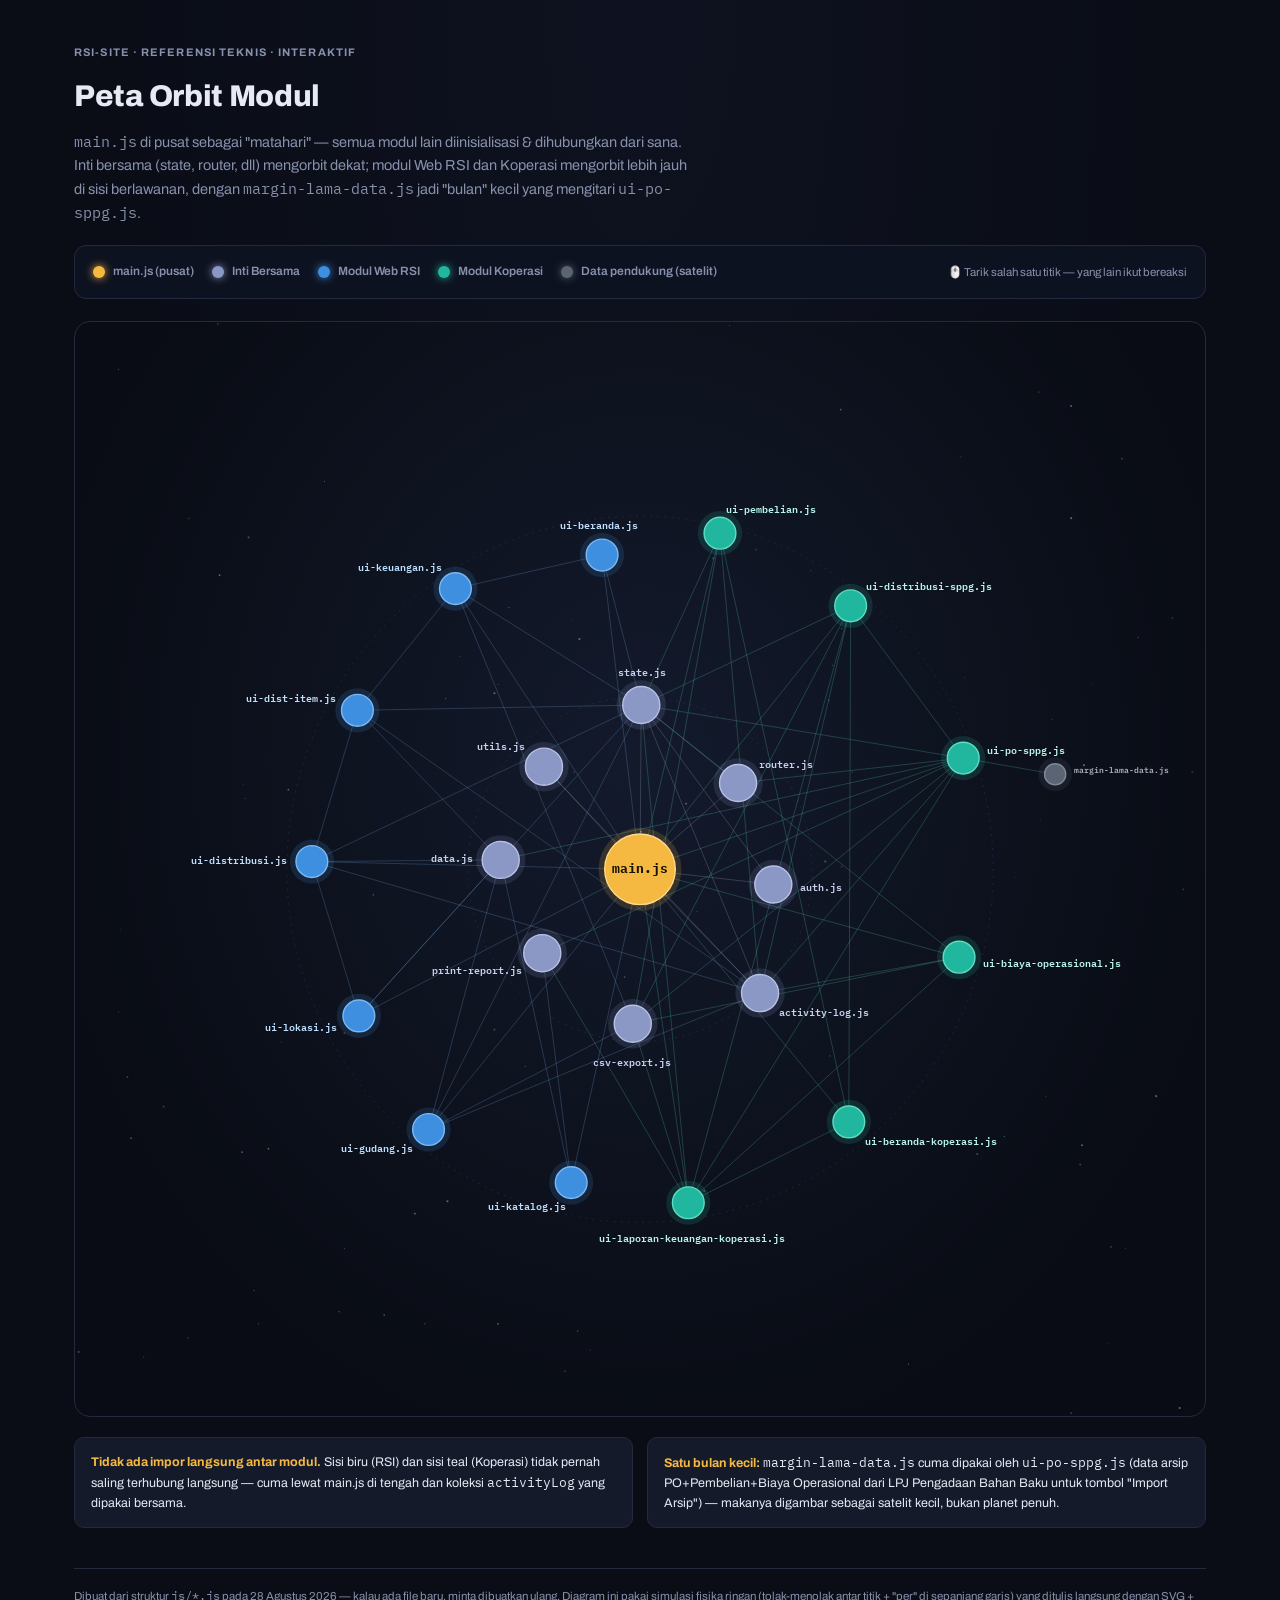
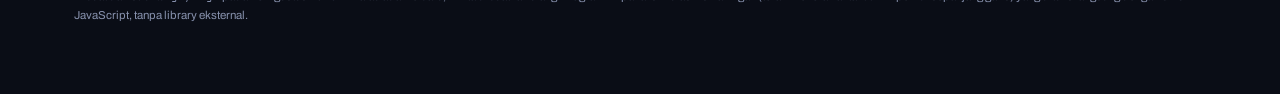
<file: docs/peta-modul-orbit.html>
<!doctype html>
<html lang="id">
<head>
<meta charset="UTF-8">
<title>Peta Orbit Modul — rsi-site</title>
<meta name="viewport" content="width=device-width, initial-scale=1">
<link rel="preconnect" href="https://fonts.googleapis.com">
<link rel="preconnect" href="https://fonts.gstatic.com" crossorigin>
<link href="https://fonts.googleapis.com/css2?family=IBM+Plex+Mono:wght@400;500;600;700&family=Archivo:wght@400;500;600;700;800&display=swap" rel="stylesheet">
<style>
  :root{
    --bg:#0A0D16;
    --bg2:#0E1220;
    --ink:#E7EAF5;
    --muted:#8791AD;
    --line:#232A3D;
    --main:#F5B942;
    --shared:#8B97C4;
    --rsi:#3E8FE0;
    --kop:#20B79E;
    --moon:#5B6472;
  }
  *{box-sizing:border-box;}
  body{
    margin:0;background:radial-gradient(ellipse at 50% 0%, var(--bg2) 0%, var(--bg) 60%);
    color:var(--ink);font-family:"Archivo",-apple-system,"Segoe UI",sans-serif;
    line-height:1.6;
  }
  .wrap{max-width:1180px;margin:0 auto;padding:44px 24px 70px;}
  .mono{font-family:"IBM Plex Mono",ui-monospace,monospace;}

  .eyebrow{
    font-size:11px;font-weight:700;letter-spacing:0.1em;text-transform:uppercase;
    color:var(--muted);margin-bottom:10px;
  }
  h1{font-size:30px;font-weight:800;margin:0 0 10px;letter-spacing:-0.01em;}
  .lede{font-size:14.5px;color:var(--muted);max-width:620px;margin:0 0 20px;}

  .legend{
    display:flex;flex-wrap:wrap;align-items:center;gap:18px;padding:16px 18px;border:1px solid var(--line);
    border-radius:12px;background:#0D1220;
  }
  .legend-item{display:flex;align-items:center;gap:8px;font-size:12px;color:var(--muted);font-weight:600;}
  .dot{width:12px;height:12px;border-radius:50%;flex-shrink:0;box-shadow:0 0 8px currentColor;}
  .dot.main{background:var(--main);color:var(--main);}
  .dot.shared{background:var(--shared);color:var(--shared);}
  .dot.rsi{background:var(--rsi);color:var(--rsi);}
  .dot.kop{background:var(--kop);color:var(--kop);}
  .dot.moon{background:var(--moon);color:var(--moon);}
  .hint{
    margin-left:auto;font-size:11.5px;color:var(--muted);display:flex;align-items:center;gap:6px;
  }

  .diagram-frame{
    margin-top:22px;border:1px solid var(--line);border-radius:16px;
    background:radial-gradient(ellipse at 50% 40%, #131A2C 0%, #090C14 75%);
    overflow:hidden;
  }
  #graph{display:block;width:100%;height:auto;touch-action:none;}
  #graph .node-hit{cursor:grab;}
  #graph .node-hit:active{cursor:grabbing;}
  #graph .label{font-family:"IBM Plex Mono",monospace;pointer-events:none;-webkit-user-select:none;user-select:none;}
  #graph .edge{pointer-events:none;}

  .insight-row{display:grid;grid-template-columns:1fr 1fr;gap:14px;margin-top:20px;}
  @media (max-width:760px){.insight-row{grid-template-columns:1fr;}}
  .insight{
    padding:14px 16px;border-radius:10px;background:#141A2A;border:1px solid var(--line);
    font-size:12.5px;color:var(--ink);
  }
  .insight b{color:var(--main);}

  footer{margin-top:40px;padding-top:18px;border-top:1px solid var(--line);font-size:11.5px;color:var(--muted);}
</style>
</head>
<body>
<div class="wrap">
  <div class="eyebrow">rsi-site &middot; referensi teknis &middot; interaktif</div>
  <h1>Peta Orbit Modul</h1>
  <p class="lede"><code class="mono">main.js</code> di pusat sebagai "matahari" — semua modul lain diinisialisasi &amp; dihubungkan dari sana. Inti bersama (state, router, dll) mengorbit dekat; modul Web RSI dan Koperasi mengorbit lebih jauh di sisi berlawanan, dengan <code class="mono">margin-lama-data.js</code> jadi "bulan" kecil yang mengitari <code class="mono">ui-po-sppg.js</code>.</p>

  <div class="legend">
    <div class="legend-item"><span class="dot main"></span>main.js (pusat)</div>
    <div class="legend-item"><span class="dot shared"></span>Inti Bersama</div>
    <div class="legend-item"><span class="dot rsi"></span>Modul Web RSI</div>
    <div class="legend-item"><span class="dot kop"></span>Modul Koperasi</div>
    <div class="legend-item"><span class="dot moon"></span>Data pendukung (satelit)</div>
    <div class="hint">🖱️ Tarik salah satu titik — yang lain ikut bereaksi</div>
  </div>

  <div class="diagram-frame">
    <svg id="graph" viewBox="0 0 1280 1240" role="img" aria-label="Diagram orbit modul rsi-site yang bisa ditarik: main.js di pusat, modul lain terhubung di sekelilingnya dan bisa digeser dengan mouse atau sentuhan."></svg>
  </div>

  <div class="insight-row">
    <div class="insight"><b>Tidak ada impor langsung antar modul.</b> Sisi biru (RSI) dan sisi teal (Koperasi) tidak pernah saling terhubung langsung — cuma lewat main.js di tengah dan koleksi <code class="mono">activityLog</code> yang dipakai bersama.</div>
    <div class="insight"><b>Satu bulan kecil:</b> <code class="mono">margin-lama-data.js</code> cuma dipakai oleh <code class="mono">ui-po-sppg.js</code> (data arsip PO+Pembelian+Biaya Operasional dari LPJ Pengadaan Bahan Baku untuk tombol "Import Arsip") — makanya digambar sebagai satelit kecil, bukan planet penuh.</div>
  </div>

  <footer>Dibuat dari struktur <code class="mono">js/*.js</code> pada 28 Agustus 2026 — kalau ada file baru, minta dibuatkan ulang. Diagram ini pakai simulasi fisika ringan (tolak-menolak antar titik + "per" di sepanjang garis) yang ditulis langsung dengan SVG + JavaScript, tanpa library eksternal.</footer>
</div>

<script>
const COLORS = {
  main:  {fill:'#F5B942', ring:'#FFD98A', text:'#FFE9BB'},
  shared:{fill:'#8B97C4', ring:'#B7C0E6', text:'#C9D0EE'},
  rsi:   {fill:'#3E8FE0', ring:'#7CB8F2', text:'#BEE0FF'},
  kop:   {fill:'#20B79E', ring:'#5FDCC6', text:'#B9F5EA'},
  moon:  {fill:'#5B6472', ring:'#7C879A', text:'#AAB2C0'},
};
const MASS = { main: 7, shared: 2.2, rsi: 1, kop: 1, moon: 0.5 };

const NODES = [
  {id:'main',label:'main.js',cat:'main',x:640.0,y:620.0,r:40},
  {id:'state',label:'state.js',cat:'shared',x:640.0,y:425.0,r:21},
  {id:'router',label:'router.js',cat:'shared',x:777.9,y:482.1,r:21},
  {id:'auth',label:'auth.js',cat:'shared',x:835.0,y:620.0,r:21},
  {id:'actlog',label:'activity-log.js',cat:'shared',x:777.9,y:757.9,r:21},
  {id:'csv',label:'csv-export.js',cat:'shared',x:640.0,y:815.0,r:21},
  {id:'print',label:'print-report.js',cat:'shared',x:502.1,y:757.9,r:21},
  {id:'data',label:'data.js',cat:'shared',x:445.0,y:620.0,r:21},
  {id:'utils',label:'utils.js',cat:'shared',x:502.1,y:482.1,r:21},
  {id:'katalog',label:'ui-katalog.js',cat:'rsi',x:570.5,y:1013.9,r:18},
  {id:'gudang',label:'ui-gudang.js',cat:'rsi',x:393.7,y:935.2,r:18},
  {id:'lokasi',label:'ui-lokasi.js',cat:'rsi',x:274.6,y:782.7,r:18},
  {id:'dist',label:'ui-distribusi.js',cat:'rsi',x:241.0,y:592.1,r:18},
  {id:'distitem',label:'ui-dist-item.js',cat:'rsi',x:300.8,y:408.0,r:18},
  {id:'keuangan',label:'ui-keuangan.js',cat:'rsi',x:440.0,y:273.6,r:18},
  {id:'berandaRsi',label:'ui-beranda.js',cat:'rsi',x:626.0,y:220.2,r:18},
  {id:'pembelian',label:'ui-pembelian.js',cat:'kop',x:709.5,y:226.1,r:18},
  {id:'distsppg',label:'ui-distribusi-sppg.js',cat:'kop',x:907.7,y:322.7,r:18},
  {id:'posppg',label:'ui-po-sppg.js',cat:'kop',x:1024.5,y:509.7,r:18},
  {id:'biayaop',label:'ui-biaya-operasional.js',cat:'kop',x:1024.5,y:730.3,r:18},
  {id:'berandaKop',label:'ui-beranda-koperasi.js',cat:'kop',x:907.7,y:917.3,r:18},
  {id:'laporan',label:'ui-laporan-keuangan-koperasi.js',cat:'kop',x:709.5,y:1013.9,r:18},
  {id:'polama',label:'margin-lama-data.js',cat:'moon',x:1091.8,y:490.5,r:12}
];

const EDGES = [
  ['main','state'],['main','utils'],['main','router'],['main','auth'],['main','actlog'],
  ['main','katalog'],['main','gudang'],['main','lokasi'],['main','dist'],['main','keuangan'],
  ['main','berandaRsi'],['main','pembelian'],['main','distsppg'],['main','posppg'],['main','biayaop'],
  ['main','berandaKop'],['main','laporan'],
  ['router','state'],['auth','state'],['actlog','state'],['actlog','utils'],
  ['katalog','data'],['katalog','print'],
  ['gudang','state'],['gudang','data'],['gudang','actlog'],['gudang','csv'],
  ['lokasi','state'],['lokasi','data'],
  ['dist','state'],['dist','data'],['dist','distitem'],['dist','lokasi'],['dist','actlog'],
  ['distitem','state'],['distitem','data'],['distitem','actlog'],
  ['keuangan','state'],['keuangan','distitem'],['keuangan','csv'],
  ['berandaRsi','state'],['berandaRsi','keuangan'],
  ['pembelian','state'],['pembelian','actlog'],['pembelian','csv'],
  ['distsppg','state'],['distsppg','actlog'],['distsppg','csv'],['distsppg','posppg'],
  ['posppg','state'],['posppg','data'],['posppg','actlog'],['posppg','csv'],['posppg','print'],['posppg','router'],['posppg','polama'],
  ['biayaop','state'],['biayaop','actlog'],['biayaop','csv'],
  ['berandaKop','pembelian'],['berandaKop','distsppg'],['berandaKop','laporan'],
  ['laporan','state'],['laporan','distsppg'],['laporan','posppg'],['laporan','biayaop'],['laporan','csv'],['laporan','print']
];

// ---------- persiapan simulasi ----------
const byId = {};
NODES.forEach(n => {
  n.vx = 0; n.vy = 0; n.mass = MASS[n.cat] || 1; n.dragging = false;
  byId[n.id] = n;
});
const edgeList = EDGES.map(([a, b]) => {
  const na = byId[a], nb = byId[b];
  const rest = Math.hypot(na.x - nb.x, na.y - nb.y);
  return { a: na, b: nb, rest };
});

const REPULSE = 11000;
const SPRING_K = 0.012;
const CENTER_K = 0.006;
const DAMPING = 0.78;
const CX = 640, CY = 620;
const SLEEP_EPS = 0.04;

// main.js adalah "matahari" — jadi jangkar tetap, tidak ikut ditarik gaya dari node lain
// (planet boleh menarik satu sama lain, tapi tidak cukup kuat menggeser matahari).
function isAnchored(n) { return n.id === 'main' && !n.dragging; }

// ---------- bangun elemen SVG ----------
const svg = document.getElementById('graph');
const svgNS = 'http://www.w3.org/2000/svg';

function el(tag, attrs) {
  const e = document.createElementNS(svgNS, tag);
  for (const k in attrs) e.setAttribute(k, attrs[k]);
  return e;
}

// bintang latar
const starsGroup = el('g', { class: 'stars' });
let seed = 42;
function rand() { seed = (seed * 1103515245 + 12345) & 0x7fffffff; return (seed % 10000) / 10000; }
for (let i = 0; i < 90; i++) {
  starsGroup.appendChild(el('circle', {
    cx: (rand() * 1280).toFixed(1), cy: (rand() * 1240).toFixed(1),
    r: [0.6, 0.8, 1.0, 1.2][Math.floor(rand() * 4)],
    fill: '#AEBBDE', opacity: (0.15 + rand() * 0.4).toFixed(2),
  }));
}
svg.appendChild(starsGroup);

svg.appendChild(el('circle', { cx: CX, cy: CY, r: 195, fill: 'none', stroke: '#39415A', 'stroke-width': 1, 'stroke-dasharray': '2 6', opacity: 0.5 }));
svg.appendChild(el('circle', { cx: CX, cy: CY, r: 400, fill: 'none', stroke: '#39415A', 'stroke-width': 1, 'stroke-dasharray': '2 6', opacity: 0.5 }));

const edgesGroup = el('g', { class: 'edges' });
edgeList.forEach(e => {
  const cat = e.a.cat !== 'main' ? e.a.cat : e.b.cat;
  e.line = el('line', {
    class: 'edge', x1: e.a.x, y1: e.a.y, x2: e.b.x, y2: e.b.y,
    stroke: COLORS[cat].ring, 'stroke-width': 1, opacity: 0.25,
  });
  edgesGroup.appendChild(e.line);
});
svg.appendChild(edgesGroup);

const nodesGroup = el('g', { class: 'nodes' });
const labelsGroup = el('g', { class: 'labels' });
NODES.forEach(n => {
  const col = COLORS[n.cat];
  const g = el('g', { class: 'node-hit', 'data-id': n.id });
  n.glow = el('circle', { cx: n.x, cy: n.y, r: n.r + 7, fill: col.fill, opacity: 0.16 });
  n.circle = el('circle', { cx: n.x, cy: n.y, r: n.r, fill: col.fill, stroke: col.ring, 'stroke-width': 1.6 });
  const hitR = n.r + 10;
  n.hitArea = el('circle', { cx: n.x, cy: n.y, r: hitR, fill: 'transparent' });
  g.appendChild(n.glow); g.appendChild(n.circle); g.appendChild(n.hitArea);
  nodesGroup.appendChild(g);
  n.group = g;

  if (n.id === 'main') {
    n.text = el('text', { x: n.x, y: n.y + 4, 'text-anchor': 'middle', 'font-size': 15, 'font-weight': 800, fill: '#1A1300', class: 'label' });
    n.text.textContent = n.label;
  } else {
    n.text = el('text', { x: n.x, y: n.y, 'text-anchor': 'middle', 'font-size': n.cat === 'shared' ? 11.5 : (n.cat === 'moon' ? 9.5 : 11), 'font-weight': 600, fill: col.text, class: 'label' });
    n.text.textContent = n.label;
  }
  labelsGroup.appendChild(n.text);
});
svg.appendChild(nodesGroup);
svg.appendChild(labelsGroup);

function updateLabelPos(n) {
  if (n.id === 'main') { n.text.setAttribute('x', n.x); n.text.setAttribute('y', n.y + 4); return; }
  const dx = n.x - CX, dy = n.y - CY;
  const d = Math.hypot(dx, dy) || 1;
  const ux = dx / d, uy = dy / d;
  const labelR = n.r + 10;
  let lx = n.x + labelR * ux, ly = n.y + labelR * uy;
  let anchor = 'middle';
  if (ux > 0.18) anchor = 'start';
  else if (ux < -0.18) anchor = 'end';
  else ly += uy > 0 ? 13 : -6;
  n.text.setAttribute('x', lx.toFixed(1));
  n.text.setAttribute('y', (ly + 4).toFixed(1));
  n.text.setAttribute('text-anchor', anchor);
}
NODES.forEach(updateLabelPos);

// ---------- interaksi drag ----------
let dragNode = null;
let lastPointer = { x: 0, y: 0, t: 0 };

function toSvgPoint(clientX, clientY) {
  const pt = svg.createSVGPoint();
  pt.x = clientX; pt.y = clientY;
  return pt.matrixTransform(svg.getScreenCTM().inverse());
}

nodesGroup.addEventListener('pointerdown', (e) => {
  const g = e.target.closest('.node-hit');
  if (!g) return;
  const n = byId[g.dataset.id];
  dragNode = n;
  n.dragging = true;
  n.vx = 0; n.vy = 0;
  g.setPointerCapture(e.pointerId);
  const p = toSvgPoint(e.clientX, e.clientY);
  lastPointer = { x: p.x, y: p.y, t: performance.now() };
  wake();
});
nodesGroup.addEventListener('pointermove', (e) => {
  if (!dragNode) return;
  const p = toSvgPoint(e.clientX, e.clientY);
  const now = performance.now();
  const dt = Math.max(now - lastPointer.t, 1);
  dragNode.vx = (p.x - lastPointer.x) / dt * 16;
  dragNode.vy = (p.y - lastPointer.y) / dt * 16;
  dragNode.x = p.x; dragNode.y = p.y;
  lastPointer = { x: p.x, y: p.y, t: now };
});
function releaseDrag(e) {
  if (!dragNode) return;
  dragNode.dragging = false;
  dragNode = null;
}
nodesGroup.addEventListener('pointerup', releaseDrag);
nodesGroup.addEventListener('pointercancel', releaseDrag);

// ---------- loop simulasi ----------
let asleep = false;
function wake() { asleep = false; requestAnimationFrame(tick); }

function tick() {
  let energy = 0;

  for (let i = 0; i < NODES.length; i++) {
    for (let j = i + 1; j < NODES.length; j++) {
      const a = NODES[i], b = NODES[j];
      let dx = a.x - b.x, dy = a.y - b.y;
      let d2 = dx * dx + dy * dy;
      if (d2 < 1) d2 = 1;
      const d = Math.sqrt(d2);
      const force = REPULSE / d2;
      const fx = (dx / d) * force, fy = (dy / d) * force;
      if (!a.dragging && !isAnchored(a)) { a.vx += fx / a.mass; a.vy += fy / a.mass; }
      if (!b.dragging && !isAnchored(b)) { b.vx -= fx / b.mass; b.vy -= fy / b.mass; }
    }
  }

  edgeList.forEach(e => {
    const dx = e.b.x - e.a.x, dy = e.b.y - e.a.y;
    const d = Math.hypot(dx, dy) || 1;
    const stretch = d - e.rest;
    const force = SPRING_K * stretch;
    const fx = (dx / d) * force, fy = (dy / d) * force;
    if (!e.a.dragging && !isAnchored(e.a)) { e.a.vx += fx / e.a.mass; e.a.vy += fy / e.a.mass; }
    if (!e.b.dragging && !isAnchored(e.b)) { e.b.vx -= fx / e.b.mass; e.b.vy -= fy / e.b.mass; }
  });

  const MAX_SPEED = 6;
  NODES.forEach(n => {
    if (n.dragging) return;
    if (isAnchored(n)) { n.vx = 0; n.vy = 0; return; }
    n.vx += (CX - n.x) * CENTER_K;
    n.vy += (CY - n.y) * CENTER_K;
    n.vx *= DAMPING; n.vy *= DAMPING;
    const speed = Math.hypot(n.vx, n.vy);
    if (speed > MAX_SPEED) { n.vx = n.vx / speed * MAX_SPEED; n.vy = n.vy / speed * MAX_SPEED; }
    n.x += n.vx; n.y += n.vy;
    energy += Math.abs(n.vx) + Math.abs(n.vy);
  });

  NODES.forEach(n => {
    n.glow.setAttribute('cx', n.x); n.glow.setAttribute('cy', n.y);
    n.circle.setAttribute('cx', n.x); n.circle.setAttribute('cy', n.y);
    n.hitArea.setAttribute('cx', n.x); n.hitArea.setAttribute('cy', n.y);
    updateLabelPos(n);
  });
  edgeList.forEach(e => {
    e.line.setAttribute('x1', e.a.x); e.line.setAttribute('y1', e.a.y);
    e.line.setAttribute('x2', e.b.x); e.line.setAttribute('y2', e.b.y);
  });

  if (dragNode || energy > SLEEP_EPS) {
    requestAnimationFrame(tick);
  } else {
    asleep = true;
  }
}
requestAnimationFrame(tick);
</script>
</body>
</html>
</file>
